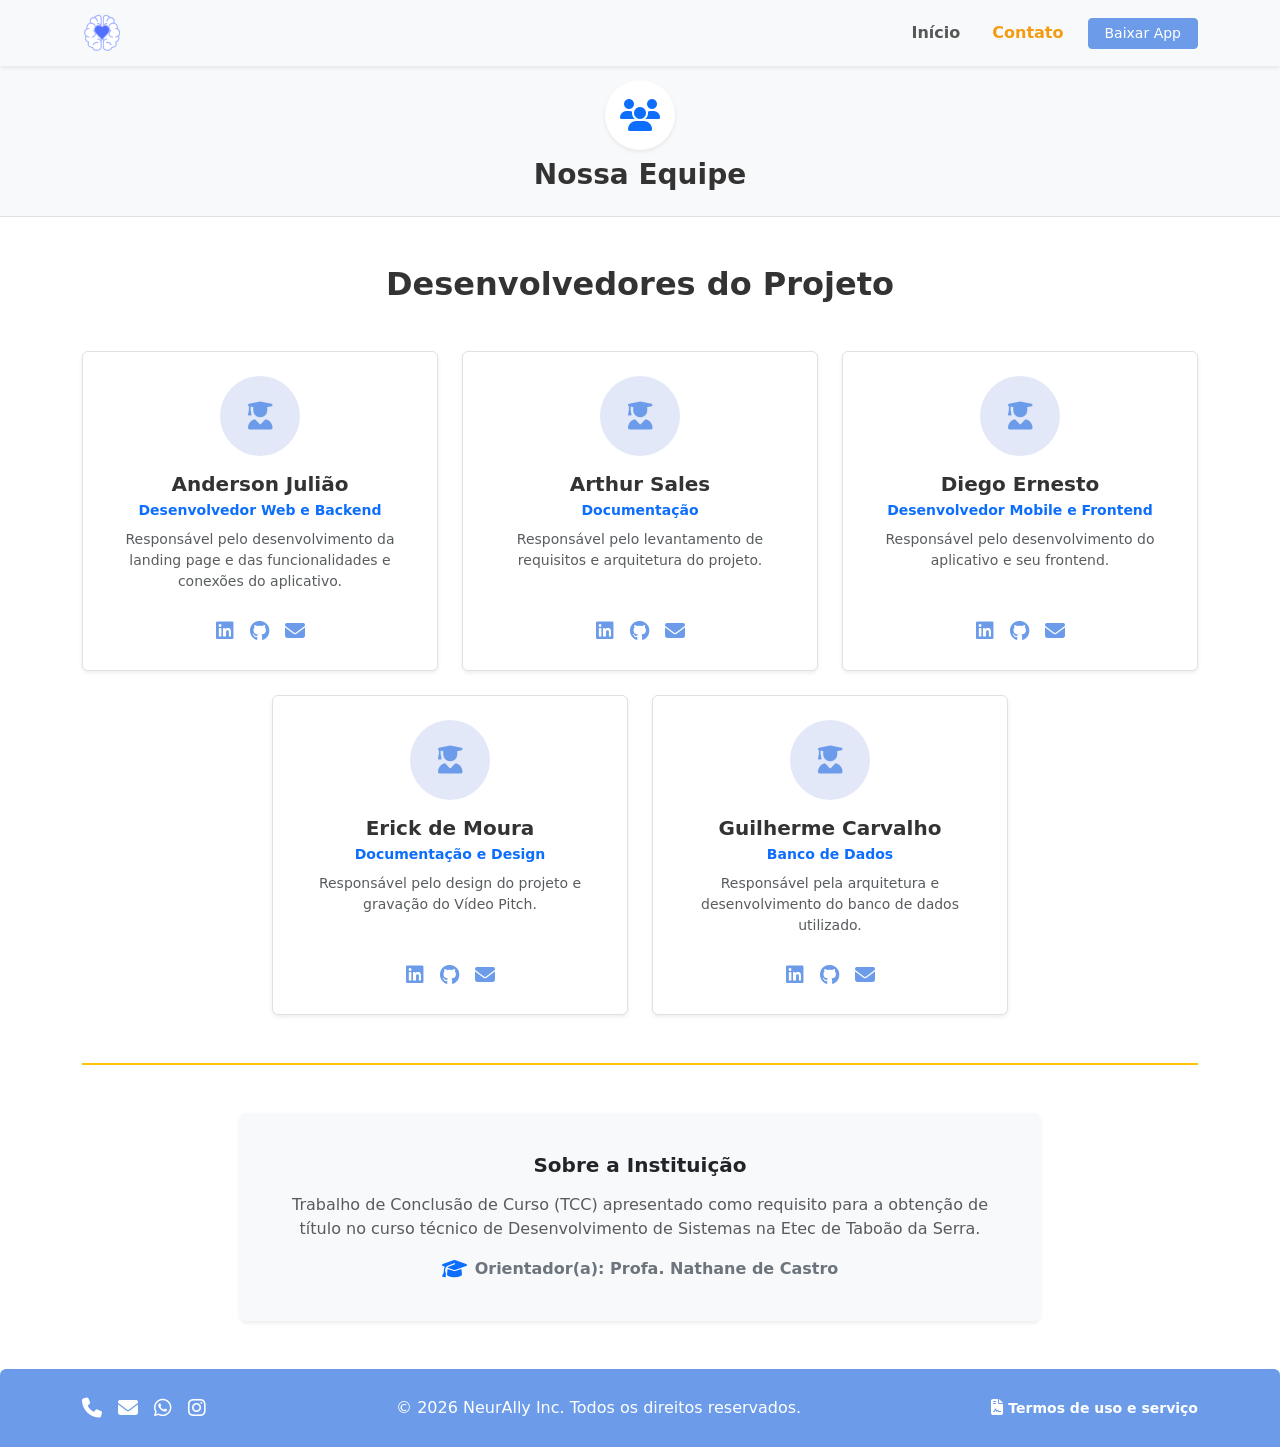
<file: contato.html>
<!DOCTYPE html>
<html lang="pt-BR">

<head>
    <meta charset="UTF-8">
    <meta name="viewport" content="width=device-width, initial-scale=1.0">
    <title>Sobre a Equipe - NeurAlly</title>
    <link href="https://cdn.jsdelivr.net/npm/bootstrap@5.3.3/dist/css/bootstrap.min.css" rel="stylesheet">
    <link rel="stylesheet" href="https://cdnjs.cloudflare.com/ajax/libs/font-awesome/6.4.0/css/all.min.css">
    <link rel="stylesheet" href="style.css">
</head>

<body class="d-flex flex-column min-vh-100">

    <header>
        <nav class="navbar navbar-expand-md navbar-light bg-light shadow-sm fixed-top">
            <div class="container">
                <a class="navbar-brand" href="index.html">
                    <img src="LogoTCC.svg" alt="Logo do projeto NeurAlly" height="40">
                </a>

                <button class="navbar-toggler" type="button" data-bs-toggle="collapse" data-bs-target="#navbarNav"
                    aria-controls="navbarNav" aria-expanded="false" aria-label="Abrir Menu">
                    <span class="navbar-toggler-icon"></span>
                </button>

                <div class="collapse navbar-collapse justify-content-end" id="navbarNav">
                    <ul class="navbar-nav gap-3 align-items-center">
                        <li class="nav-item">
                            <a href="index.html" class="nav-link">Início</a>
                        </li>
                        <li class="nav-item">
                            <a href="contato.html" class="nav-link active">Contato</a>
                        </li>
                        <li class="nav-item">
                            <a href="#download" class="btn btn-primary btn-sm px-3 text-white">Baixar App</a>
                        </li>
                    </ul>
                </div>
            </div>
        </nav>
    </header>

    <div class="bg-light py-4 border-bottom text-center">
        <div class="container mt-5">
            <div class="d-inline-flex align-items-center justify-content-center bg-white rounded-circle shadow-sm p-3 my-2"
                style="width: 70px; height: 70px;">
                <i class="fa-solid fa-users fs-2 text-primary"></i>
            </div>
            <h1 class="h3 fw-bold mb-0">Nossa Equipe</h1>
        </div>
    </div>

    <main class="my-auto py-5">
        <section>
            <div class="container">

                <h2 class="text-center fw-bold mb-5">Desenvolvedores do Projeto</h2>

                <div class="row g-4 justify-content-center">

                    <div class="col-sm-6 col-lg-4">
                        <div
                            class="cartao-integrante border rounded p-4 text-center h-100 bg-white shadow-sm d-flex flex-column align-items-center">
                            <div
                                class="foto-integrante rounded-circle d-flex align-items-center justify-content-center mb-3">
                                <i class="fa-solid fa-user-graduate fs-3"></i>
                            </div>
                            <h3 class="h5 fw-bold mb-1">Anderson Julião</h3>
                            <span class="text-primary small fw-bold mb-2">Desenvolvedor Web e Backend</span>
                            <p class="text-muted small mb-4 flex-grow-1">
                                Responsável pelo desenvolvimento da landing page e das funcionalidades e conexões do
                                aplicativo.
                            </p>
                            <div class="redes-integrante d-flex gap-3 fs-5">
                                <a href="https://linkedin.com" target="_blank" aria-label="LinkedIn"><i
                                        class="fa-brands fa-linkedin"></i></a>
                                <a href="https://github.com" target="_blank" aria-label="GitHub"><i
                                        class="fa-brands fa-github"></i></a>
                                <a href="mailto:anderson.santos52@aluno.cps.sp.gov.br" aria-label="E-mail"><i
                                        class="fa-solid fa-envelope"></i></a>
                            </div>
                        </div>
                    </div>

                    <div class="col-sm-6 col-lg-4">
                        <div
                            class="cartao-integrante border rounded p-4 text-center h-100 bg-white shadow-sm d-flex flex-column align-items-center">
                            <div
                                class="foto-integrante rounded-circle d-flex align-items-center justify-content-center mb-3">
                                <i class="fa-solid fa-user-graduate fs-3"></i>
                            </div>
                            <h3 class="h5 fw-bold mb-1">Arthur Sales</h3>
                            <span class="text-primary small fw-bold mb-2">Documentação</span>
                            <p class="text-muted small mb-4 flex-grow-1">
                                Responsável pelo levantamento de requisitos e arquitetura do projeto.
                            </p>
                            <div class="redes-integrante d-flex gap-3 fs-5">
                                <a href="https://linkedin.com" target="_blank" aria-label="LinkedIn"><i
                                        class="fa-brands fa-linkedin"></i></a>
                                <a href="https://github.com" target="_blank" aria-label="GitHub"><i
                                        class="fa-brands fa-github"></i></a>
                                <a href="mailto:arthur.valdivino@aluno.cps.sp.gov.br" aria-label="E-mail"><i
                                        class="fa-solid fa-envelope"></i></a>
                            </div>
                        </div>
                    </div>

                    <div class="col-sm-6 col-lg-4">
                        <div
                            class="cartao-integrante border rounded p-4 text-center h-100 bg-white shadow-sm d-flex flex-column align-items-center">
                            <div
                                class="foto-integrante rounded-circle d-flex align-items-center justify-content-center mb-3">
                                <i class="fa-solid fa-user-graduate fs-3"></i>
                            </div>
                            <h3 class="h5 fw-bold mb-1">Diego Ernesto</h3>
                            <span class="text-primary small fw-bold mb-2">Desenvolvedor Mobile e Frontend</span>
                            <p class="text-muted small mb-4 flex-grow-1">
                                Responsável pelo desenvolvimento do aplicativo e seu frontend.
                            </p>
                            <div class="redes-integrante d-flex gap-3 fs-5">
                                <a href="https://linkedin.com" target="_blank" aria-label="LinkedIn"><i
                                        class="fa-brands fa-linkedin"></i></a>
                                <a href="https://github.com" target="_blank" aria-label="GitHub"><i
                                        class="fa-brands fa-github"></i></a>
                                <a href="mailto:diego.vargas@aluno.cps.sp.gov.br" aria-label="E-mail"><i
                                        class="fa-solid fa-envelope"></i></a>
                            </div>
                        </div>
                    </div>

                    <div class="col-sm-6 col-lg-4">
                        <div
                            class="cartao-integrante border rounded p-4 text-center h-100 bg-white shadow-sm d-flex flex-column align-items-center">
                            <div
                                class="foto-integrante rounded-circle d-flex align-items-center justify-content-center mb-3">
                                <i class="fa-solid fa-user-graduate fs-3"></i>
                            </div>
                            <h3 class="h5 fw-bold mb-1">Erick de Moura</h3>
                            <span class="text-primary small fw-bold mb-2">Documentação e Design</span>
                            <p class="text-muted small mb-4 flex-grow-1">
                                Responsável pelo design do projeto e gravação do Vídeo Pitch.
                            </p>
                            <div class="redes-integrante d-flex gap-3 fs-5">
                                <a href="https://linkedin.com" target="_blank" aria-label="LinkedIn"><i
                                        class="fa-brands fa-linkedin"></i></a>
                                <a href="https://github.com" target="_blank" aria-label="GitHub"><i
                                        class="fa-brands fa-github"></i></a>
                                <a href="mailto:erick.pereira10@aluno.cps.sp.gov.br" aria-label="E-mail"><i
                                        class="fa-solid fa-envelope"></i></a>
                            </div>
                        </div>
                    </div>

                    <div class="col-sm-6 col-lg-4">
                        <div
                            class="cartao-integrante border rounded p-4 text-center h-100 bg-white shadow-sm d-flex flex-column align-items-center">
                            <div
                                class="foto-integrante rounded-circle d-flex align-items-center justify-content-center mb-3">
                                <i class="fa-solid fa-user-graduate fs-3"></i>
                            </div>
                            <h3 class="h5 fw-bold mb-1">Guilherme Carvalho</h3>
                            <span class="text-primary small fw-bold mb-2">Banco de Dados</span>
                            <p class="text-muted small mb-4 flex-grow-1">
                                Responsável pela arquitetura e desenvolvimento do banco de dados utilizado.
                            </p>
                            <div class="redes-integrante d-flex gap-3 fs-5">
                                <a href="https://linkedin.com" target="_blank" aria-label="LinkedIn"><i
                                        class="fa-brands fa-linkedin"></i></a>
                                <a href="https://github.com" target="_blank" aria-label="GitHub"><i
                                        class="fa-brands fa-github"></i></a>
                                <a href="mailto:guilherme.santos329@aluno.cps.sp.gov.br" aria-label="E-mail"><i
                                        class="fa-solid fa-envelope"></i></a>
                            </div>
                        </div>
                    </div>

                </div>

                <hr class="my-5 border-warning border-2 opacity-100">

                <div class="card bg-light border-0 text-center p-4 shadow-sm mx-auto" style="max-width: 800px;">
                    <div class="card-body">
                        <h3 class="h5 fw-bold mb-3">Sobre a Instituição</h3>
                        <p class="text-muted mb-3">
                            Trabalho de Conclusão de Curso (TCC) apresentado como requisito para a obtenção de título no
                            curso técnico de Desenvolvimento de Sistemas na Etec de Taboão da Serra.
                        </p>
                        <div class="d-flex align-items-center justify-content-center gap-2 fw-semibold text-secondary">
                            <i class="fa-solid fa-graduation-cap text-primary fs-5"></i>
                            <span>Orientador(a): Profa. Nathane de Castro</span>
                        </div>
                    </div>
                </div>

            </div>
        </section>
    </main>

    <footer class="bg-primary text-white py-4 mt-auto rounded-top">
        <div class="container d-flex flex-column flex-md-row align-items-center justify-content-between gap-3">

            <div class="redes-rodape d-flex gap-3 fs-5">
                <a href="tel:#"><i class="fa-solid fa-phone"></i></a>
                <a href="mailto:#"><i class="fa-solid fa-envelope"></i></a>
                <a href="#"><i class="fa-brands fa-whatsapp"></i></a>
                <a href="#"><i class="fa-brands fa-instagram"></i></a>
            </div>

            <p class="mb-0 text-center fs-6">&copy; 2026 NeurAlly Inc. Todos os direitos reservados.</p>

            <div class="container-termo align-items-center gap-2">
                <i class="fa-solid fa-file-contract"></i>
                <a href="./PolíticaDeSegurançaNeurAlly.pdf" target="_blank" class="text-decoration-none fw-bold small">Termos de uso e serviço</a>
            </div>

        </div>
    </footer>

    <script src="https://cdn.jsdelivr.net/npm/bootstrap@5.3.3/dist/js/bootstrap.bundle.min.js"></script>
    <script src="script.js"></script>
</body>

</html>
</file>
<file: style.css>
body {
    color: #333333;
    overflow-x: hidden;
}

.btn-primary,
.bg-primary {
    background-color: #6c9ce9 !important;
    border-color: #6c9ce9 !important;
}

.btn-primary:hover {
    background-color: #5587d8 !important;
    border-color: #5587d8 !important;
}

.btn-outline-primary {
    color: #6c9ce9 !important;
    border-color: #6c9ce9 !important;
}

.btn-outline-primary:hover {
    background-color: #6c9ce9;
    color: #ffffff !important;
}

.navbar .nav-link {
    font-weight: 600;
    transition: color 0.3s ease;
}

.navbar .nav-link:hover,
.navbar .nav-link.active {
    color: #f39c12 !important;
}

.area-carrossel-app {
    width: 100%;
    max-width: 1024px;
    margin: 0 auto;
    overflow: hidden;
    border-radius: 25px;
}

.telas-app {
    display: flex;
    gap: 16px;
    transition: transform 0.4s cubic-bezier(0.25, 1, 0.5, 1);
    will-change: transform;
}

.cartao-tela {
    background: #ffffff;
    border-radius: 28px;
    padding: 16px;
    box-shadow: 0 10px 25px rgba(0, 0, 0, 0.08);
    width: 320px;
    flex-shrink: 0;
    border: 1px solid #e2e8f0;
    transition: transform 0.3s ease, box-shadow 0.3s ease;
}

.cartao-tela:hover {
    transform: translateY(-8px) scale(1.02);
    box-shadow: 0 16px 32px rgba(0, 0, 0, 0.12);
}

.cartao-tela img {
    border-radius: 20px;
}

.pontos-carrossel,
#testimonial-dots {
    display: flex;
    justify-content: center;
    align-items: center;
    gap: 8px;
    margin-top: 20px;
    width: 100%;
}

.ponto {
    width: 12px;
    height: 12px;
    border-radius: 50%;
    background-color: #cbd5e1;
    border: none;
    cursor: pointer;
    padding: 0;
    transition: background-color 0.3s ease, transform 0.3s ease, width 0.3s ease;
}

.ponto:hover {
    background-color: #94a3b8;
}

.ponto.ativo {
    background-color: #334155;
    width: 28px;
    border-radius: 10px;
}

.carrossel-depoimentos {
    overflow: hidden;
}

.wrapper-depoimento {
    transition: transform 0.5s cubic-bezier(0.25, 1, 0.5, 1);
}

.cartao-integrante {
    transition: transform 0.3s ease, box-shadow 0.3s ease;
}

.cartao-integrante:hover {
    transform: translateY(-5px);
    box-shadow: 0 10px 20px rgba(0, 0, 0, 0.06);
}

.foto-integrante {
    width: 80px;
    height: 80px;
    background-color: #e2e8f8;
    color: #6c9ce9;
}

.container-termo i,
.container-termo a {
    color: #ffffff;
}

.container-termo:hover i,
.container-termo:hover a {
    color: #f39c12;
}

.redes-integrante a {
    color: #6c9ce9;
}

.redes-rodape a {
    color: #ffffff;
}

.redes-integrante a:hover, .redes-rodape a:hover {
    color: #f39c12
}

@media (max-width: 1050px) {
    .area-carrossel-app {
        max-width: 672px;
    }
}

@media (max-width: 768px) {
    .area-carrossel-app {
        max-width: 100%;
        padding: 0 16px;
    }

    .cartao-tela {
        width: 100%;
        max-width: 320px;
        margin: 0 auto;
    }
}
</file>
